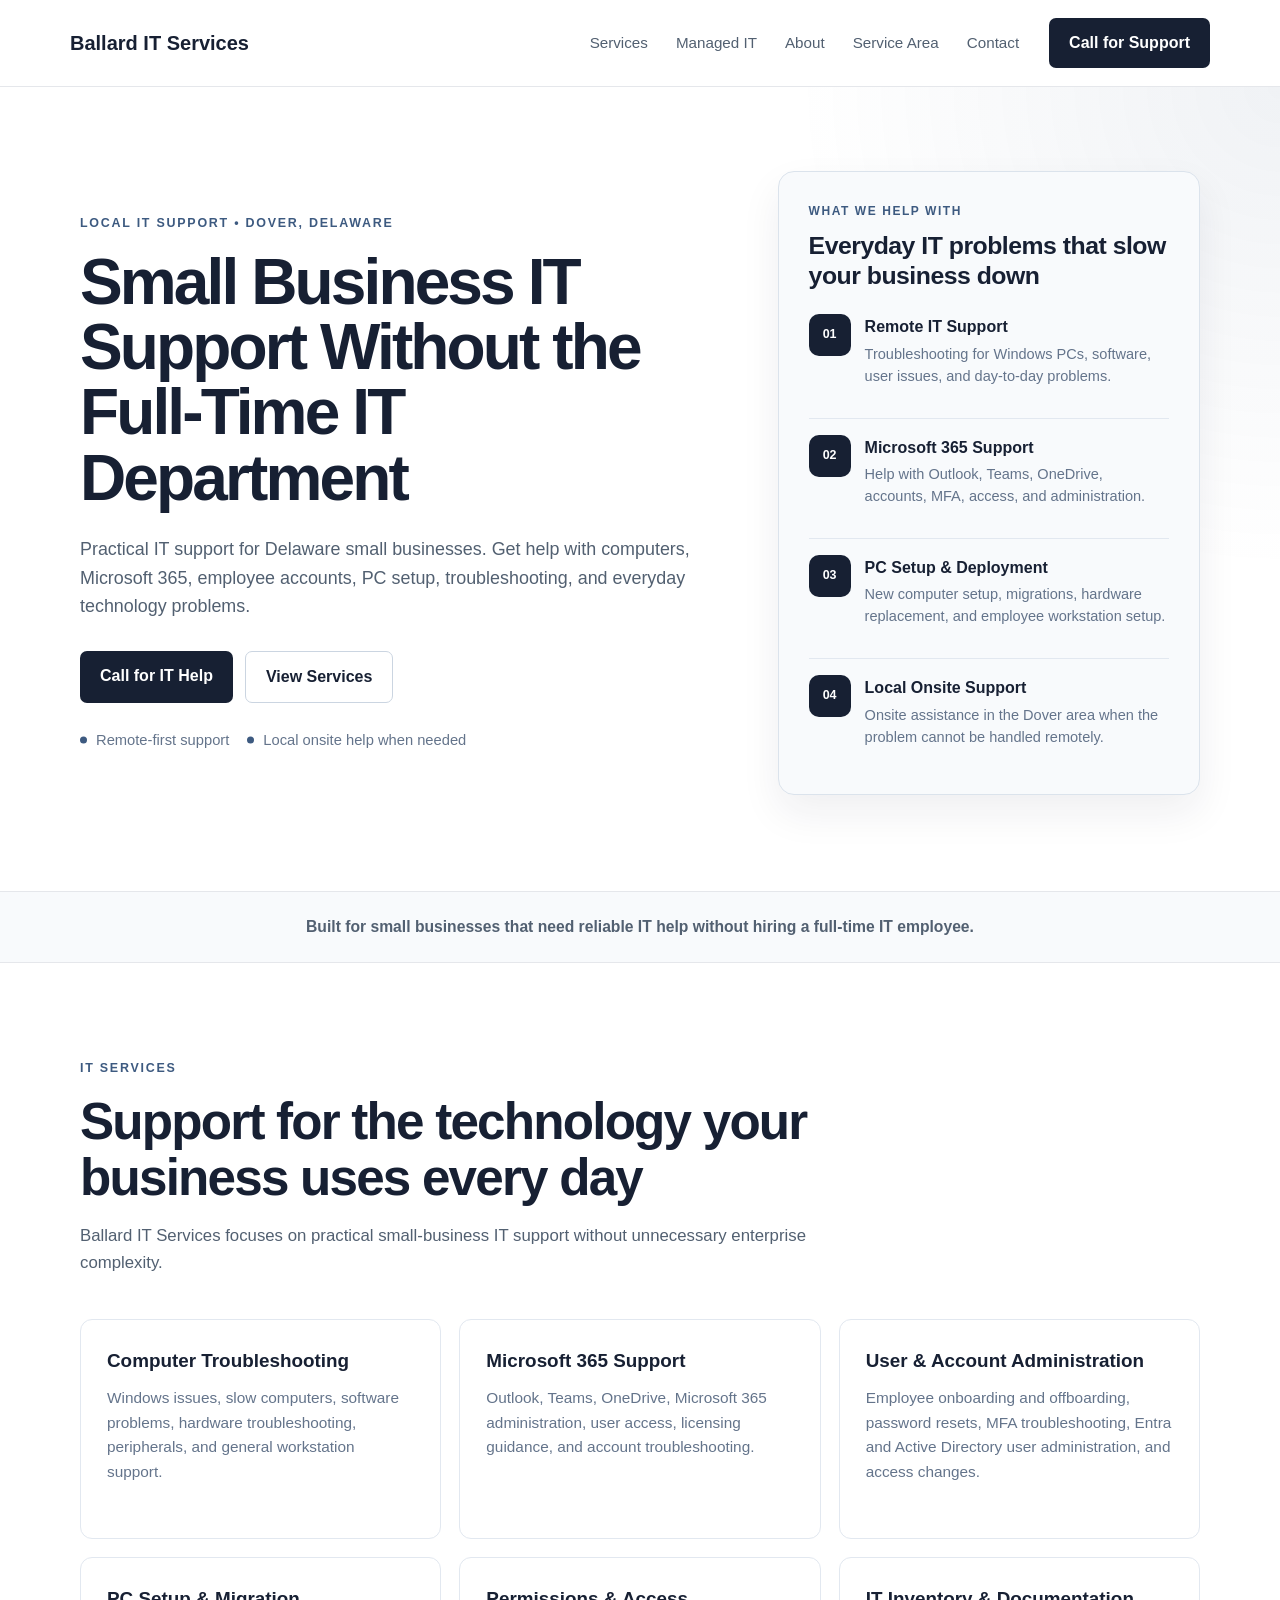
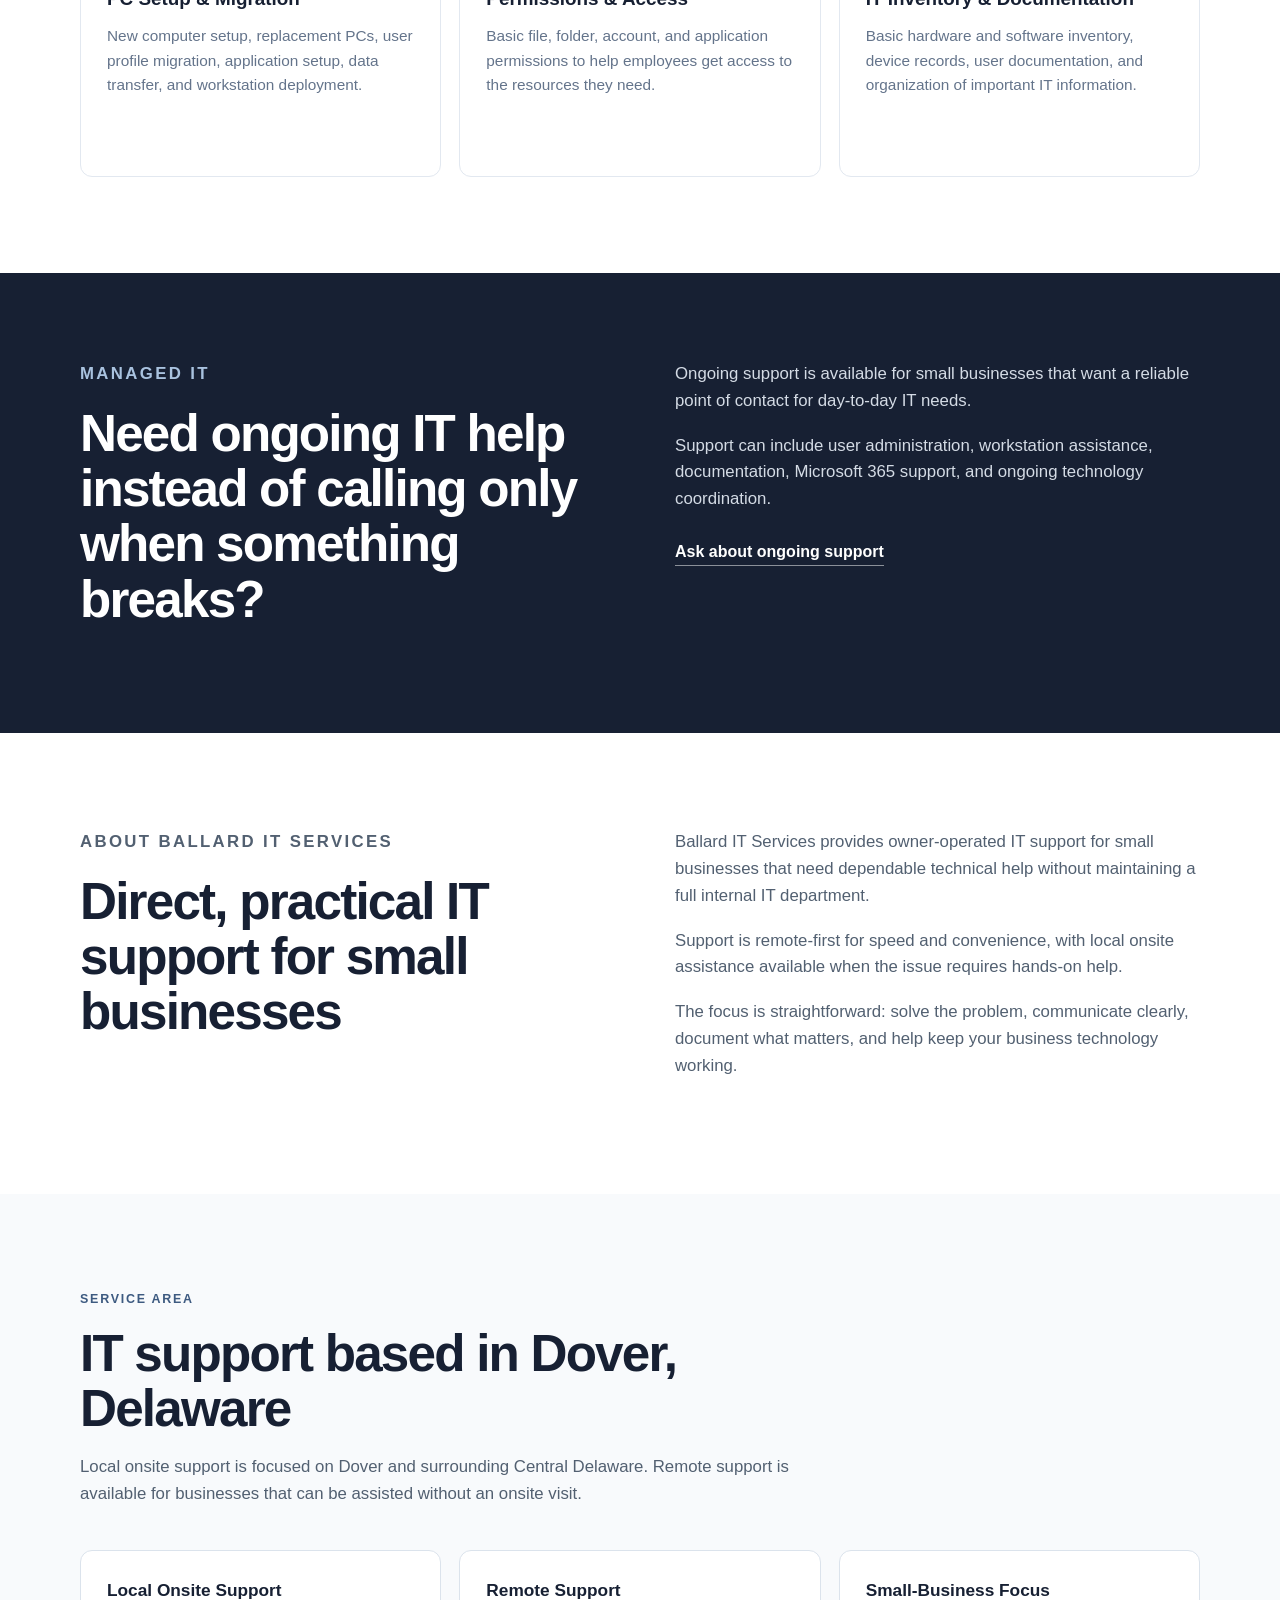
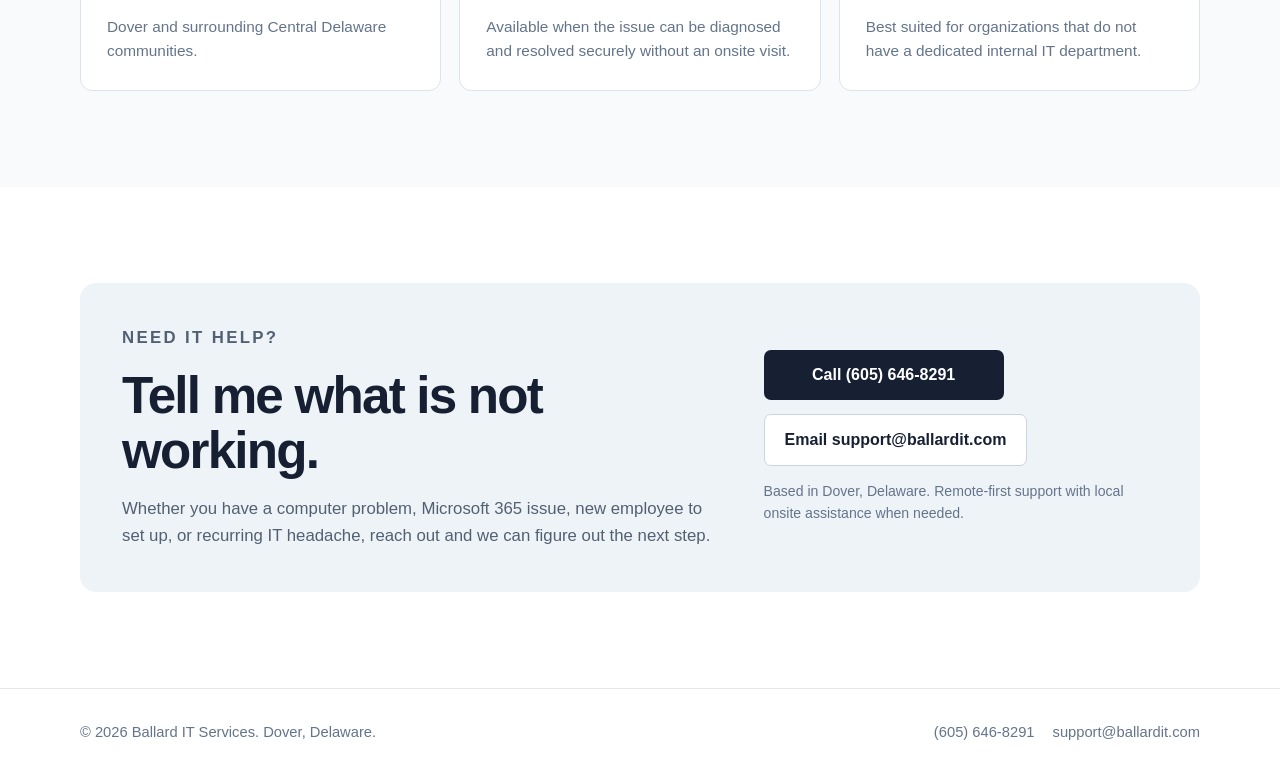
<file: index.html>
<!DOCTYPE html>
<html lang="en">

<head>
    <meta charset="UTF-8">
    <meta name="viewport" content="width=device-width, initial-scale=1.0">

    <title>Ballard IT Services | Small Business IT Support in Dover, DE</title>

    <meta name="description"
        content="Ballard IT Services provides practical IT support for small businesses in Dover, Delaware, including computer troubleshooting, Microsoft 365 support, user administration, PC setup, and local onsite assistance.">

    <meta name="robots" content="index, follow">

    <meta property="og:title" content="Ballard IT Services | Small Business IT Support in Dover, DE">
    <meta property="og:description"
        content="Practical IT support for small businesses in Dover, Delaware. Remote support, Microsoft 365 help, computer troubleshooting, user administration, PC setup, and local onsite assistance.">
    <meta property="og:type" content="website">
    <meta property="og:url" content="https://ballardit.com">

    <link rel="canonical" href="https://ballardit.com">
    <link rel="stylesheet" href="styles.css">
</head>

<body>

    <header class="site-header">
        <div class="nav-container">
            <a href="#" class="logo">Ballard IT Services</a>

            <nav class="main-nav" aria-label="Primary navigation">
                <a href="#services">Services</a>
                <a href="#managed-it">Managed IT</a>
                <a href="#about">About</a>
                <a href="#service-area">Service Area</a>
                <a href="#contact">Contact</a>
            </nav>

            <a href="tel:+16056468291" class="nav-cta">Call for Support</a>
        </div>
    </header>

    <main>

        <section class="hero">
            <div class="hero-content">
                <div class="hero-copy">
                    <p class="eyebrow">LOCAL IT SUPPORT • DOVER, DELAWARE</p>

                    <h1>Small Business IT Support Without the Full-Time IT Department</h1>

                    <p class="hero-text">
                        Practical IT support for Delaware small businesses.
                        Get help with computers, Microsoft 365, employee accounts,
                        PC setup, troubleshooting, and everyday technology problems.
                    </p>

                    <div class="hero-actions">
                        <a href="tel:+16056468291" class="primary-button">Call for IT Help</a>
                        <a href="#services" class="secondary-button">View Services</a>
                    </div>

                    <div class="hero-note">
                        <span>Remote-first support</span>
                        <span>Local onsite help when needed</span>
                    </div>
                </div>

                <div class="hero-panel">
                    <div class="panel-header">
                        <p class="panel-label">WHAT WE HELP WITH</p>
                        <h2>Everyday IT problems that slow your business down</h2>
                    </div>

                    <div class="service-preview-list">
                        <div class="service-preview-item">
                            <div class="service-icon">01</div>
                            <div>
                                <h3>Remote IT Support</h3>
                                <p>
                                    Troubleshooting for Windows PCs, software,
                                    user issues, and day-to-day problems.
                                </p>
                            </div>
                        </div>

                        <div class="service-preview-item">
                            <div class="service-icon">02</div>
                            <div>
                                <h3>Microsoft 365 Support</h3>
                                <p>
                                    Help with Outlook, Teams, OneDrive, accounts,
                                    MFA, access, and administration.
                                </p>
                            </div>
                        </div>

                        <div class="service-preview-item">
                            <div class="service-icon">03</div>
                            <div>
                                <h3>PC Setup & Deployment</h3>
                                <p>
                                    New computer setup, migrations, hardware replacement,
                                    and employee workstation setup.
                                </p>
                            </div>
                        </div>

                        <div class="service-preview-item">
                            <div class="service-icon">04</div>
                            <div>
                                <h3>Local Onsite Support</h3>
                                <p>
                                    Onsite assistance in the Dover area when the problem
                                    cannot be handled remotely.
                                </p>
                            </div>
                        </div>
                    </div>
                </div>
            </div>
        </section>

        <section class="trust-strip">
            <div class="section-container trust-strip-inner">
                <p>
                    Built for small businesses that need reliable IT help
                    without hiring a full-time IT employee.
                </p>
            </div>
        </section>

        <section class="services-section" id="services">
            <div class="section-container">
                <div class="section-heading">
                    <p class="eyebrow">IT SERVICES</p>

                    <h2>Support for the technology your business uses every day</h2>

                    <p>
                        Ballard IT Services focuses on practical small-business IT support
                        without unnecessary enterprise complexity.
                    </p>
                </div>

                <div class="services-grid">
                    <article class="service-card">
                        <h3>Computer Troubleshooting</h3>
                        <p>
                            Windows issues, slow computers, software problems,
                            hardware troubleshooting, peripherals, and general workstation support.
                        </p>
                    </article>

                    <article class="service-card">
                        <h3>Microsoft 365 Support</h3>
                        <p>
                            Outlook, Teams, OneDrive, Microsoft 365 administration,
                            user access, licensing guidance, and account troubleshooting.
                        </p>
                    </article>

                    <article class="service-card">
                        <h3>User & Account Administration</h3>
                        <p>
                            Employee onboarding and offboarding, password resets,
                            MFA troubleshooting, Entra and Active Directory user administration,
                            and access changes.
                        </p>
                    </article>

                    <article class="service-card">
                        <h3>PC Setup & Migration</h3>
                        <p>
                            New computer setup, replacement PCs, user profile migration,
                            application setup, data transfer, and workstation deployment.
                        </p>
                    </article>

                    <article class="service-card">
                        <h3>Permissions & Access</h3>
                        <p>
                            Basic file, folder, account, and application permissions
                            to help employees get access to the resources they need.
                        </p>
                    </article>

                    <article class="service-card">
                        <h3>IT Inventory & Documentation</h3>
                        <p>
                            Basic hardware and software inventory, device records,
                            user documentation, and organization of important IT information.
                        </p>
                    </article>
                </div>
            </div>
        </section>

        <section class="managed-section" id="managed-it">
            <div class="section-container managed-layout">
                <div>
                    <p class="eyebrow">MANAGED IT</p>
                    <h2>Need ongoing IT help instead of calling only when something breaks?</h2>
                </div>

                <div>
                    <p>
                        Ongoing support is available for small businesses that want
                        a reliable point of contact for day-to-day IT needs.
                    </p>

                    <p>
                        Support can include user administration, workstation assistance,
                        documentation, Microsoft 365 support, and ongoing technology coordination.
                    </p>

                    <a href="#contact" class="text-link">Ask about ongoing support</a>
                </div>
            </div>
        </section>

        <section class="about-section" id="about">
            <div class="section-container about-layout">
                <div>
                    <p class="eyebrow">ABOUT BALLARD IT SERVICES</p>
                    <h2>Direct, practical IT support for small businesses</h2>
                </div>

                <div>
                    <p>
                        Ballard IT Services provides owner-operated IT support for small businesses
                        that need dependable technical help without maintaining a full internal IT department.
                    </p>

                    <p>
                        Support is remote-first for speed and convenience, with local onsite assistance
                        available when the issue requires hands-on help.
                    </p>

                    <p>
                        The focus is straightforward: solve the problem, communicate clearly,
                        document what matters, and help keep your business technology working.
                    </p>
                </div>
            </div>
        </section>

        <section class="service-area-section" id="service-area">
            <div class="section-container">
                <div class="section-heading">
                    <p class="eyebrow">SERVICE AREA</p>

                    <h2>IT support based in Dover, Delaware</h2>

                    <p>
                        Local onsite support is focused on Dover and surrounding Central Delaware.
                        Remote support is available for businesses that can be assisted without an onsite visit.
                    </p>
                </div>

                <div class="service-area-details">
                    <div class="area-item">
                        <h3>Local Onsite Support</h3>
                        <p>Dover and surrounding Central Delaware communities.</p>
                    </div>

                    <div class="area-item">
                        <h3>Remote Support</h3>
                        <p>
                            Available when the issue can be diagnosed and resolved securely without an onsite visit.
                        </p>
                    </div>

                    <div class="area-item">
                        <h3>Small-Business Focus</h3>
                        <p>
                            Best suited for organizations that do not have a dedicated internal IT department.
                        </p>
                    </div>
                </div>
            </div>
        </section>

        <section class="contact-section" id="contact">
            <div class="section-container contact-card">
                <div>
                    <p class="eyebrow">NEED IT HELP?</p>

                    <h2>Tell me what is not working.</h2>

                    <p>
                        Whether you have a computer problem, Microsoft 365 issue,
                        new employee to set up, or recurring IT headache,
                        reach out and we can figure out the next step.
                    </p>
                </div>

                <div class="contact-actions">
                    <a href="tel:+16056468291" class="primary-button">
                        Call (605) 646-8291
                    </a>

                    <a href="mailto:support@ballardit.com" class="secondary-button">
                        Email support@ballardit.com
                    </a>

                    <p class="contact-note">
                        Based in Dover, Delaware. Remote-first support with local onsite assistance when needed.
                    </p>
                </div>
            </div>
        </section>

    </main>

    <footer class="site-footer">
        <div class="section-container footer-inner">
            <p>© 2026 Ballard IT Services. Dover, Delaware.</p>

            <div class="footer-links">
                <a href="tel:+16056468291">(605) 646-8291</a>
                <a href="mailto:support@ballardit.com">support@ballardit.com</a>
            </div>
        </div>
    </footer>

</body>

</html>
</file>
<file: styles.css>
* {
    box-sizing: border-box;
    margin: 0;
    padding: 0;
}

html {
    scroll-behavior: smooth;
}

body {
    font-family: Arial, Helvetica, sans-serif;
    color: #172033;
    background: #ffffff;
    line-height: 1.6;
}

a {
    color: inherit;
}

.site-header {
    position: sticky;
    top: 0;
    z-index: 1000;
    border-bottom: 1px solid #e5e7eb;
    background: rgba(255, 255, 255, 0.96);
    backdrop-filter: blur(10px);
}

.nav-container {
    max-width: 1200px;
    margin: 0 auto;
    padding: 18px 30px;
    display: flex;
    align-items: center;
    justify-content: space-between;
    gap: 30px;
}

.logo {
    color: #172033;
    text-decoration: none;
    font-size: 1.25rem;
    font-weight: 700;
    white-space: nowrap;
}

.main-nav {
    display: flex;
    align-items: center;
    gap: 28px;
    margin-left: auto;
}

.main-nav a {
    color: #526071;
    text-decoration: none;
    font-size: 0.95rem;
    font-weight: 500;
    transition: color 0.2s ease;
}

.main-nav a:hover {
    color: #172033;
}

.nav-cta,
.primary-button {
    display: inline-block;
    padding: 12px 20px;
    background: #172033;
    color: #ffffff;
    text-decoration: none;
    font-weight: 700;
    border-radius: 7px;
    transition:
        transform 0.2s ease,
        background 0.2s ease;
}

.nav-cta:hover,
.primary-button:hover {
    background: #25324a;
    transform: translateY(-1px);
}

.secondary-button {
    display: inline-block;
    padding: 12px 20px;
    border: 1px solid #cbd5e1;
    color: #172033;
    background: #ffffff;
    text-decoration: none;
    font-weight: 700;
    border-radius: 7px;
    transition:
        border-color 0.2s ease,
        background 0.2s ease;
}

.secondary-button:hover {
    border-color: #94a3b8;
    background: #f8fafc;
}

.section-container {
    width: min(1120px, calc(100% - 48px));
    margin: 0 auto;
}

.eyebrow {
    font-size: 0.78rem;
    font-weight: 800;
    letter-spacing: 0.14em;
    color: #3d5a80;
    margin-bottom: 16px;
}

.hero {
    padding: 84px 0 96px;
    background:
        radial-gradient(circle at top right, rgba(61, 90, 128, 0.08), transparent 32%),
        #ffffff;
}

.hero-content {
    width: min(1120px, calc(100% - 48px));
    margin: 0 auto;
    display: grid;
    grid-template-columns: minmax(0, 1.2fr) minmax(340px, 0.8fr);
    gap: 64px;
    align-items: center;
}

.hero-copy h1 {
    max-width: 760px;
    font-size: clamp(2.9rem, 5vw, 4.6rem);
    line-height: 1.02;
    letter-spacing: -0.045em;
    margin-bottom: 24px;
}

.hero-text {
    max-width: 680px;
    font-size: 1.12rem;
    color: #526071;
    margin-bottom: 30px;
}

.hero-actions {
    display: flex;
    flex-wrap: wrap;
    gap: 12px;
    margin-bottom: 26px;
}

.hero-note {
    display: flex;
    flex-wrap: wrap;
    gap: 18px;
    color: #64748b;
    font-size: 0.92rem;
}

.hero-note span {
    position: relative;
    padding-left: 16px;
}

.hero-note span::before {
    content: "";
    position: absolute;
    left: 0;
    top: 50%;
    width: 7px;
    height: 7px;
    background: #3d5a80;
    border-radius: 50%;
    transform: translateY(-50%);
}

.hero-panel {
    padding: 30px;
    border: 1px solid #dbe3ec;
    border-radius: 16px;
    background: #f8fafc;
    box-shadow: 0 18px 40px rgba(23, 32, 51, 0.07);
}

.panel-header {
    margin-bottom: 24px;
}

.panel-label {
    font-size: 0.75rem;
    font-weight: 800;
    letter-spacing: 0.13em;
    color: #3d5a80;
    margin-bottom: 10px;
}

.panel-header h2 {
    font-size: 1.55rem;
    line-height: 1.2;
    letter-spacing: -0.02em;
}

.service-preview-list {
    display: grid;
    gap: 14px;
}

.service-preview-item {
    display: grid;
    grid-template-columns: 42px 1fr;
    gap: 14px;
    align-items: start;
    padding: 16px 0;
    border-top: 1px solid #e2e8f0;
}

.service-preview-item:first-child {
    border-top: none;
    padding-top: 0;
}

.service-icon {
    width: 42px;
    height: 42px;
    display: grid;
    place-items: center;
    border-radius: 10px;
    background: #172033;
    color: #ffffff;
    font-size: 0.78rem;
    font-weight: 800;
}

.service-preview-item h3 {
    font-size: 1rem;
    margin-bottom: 4px;
}

.service-preview-item p {
    color: #64748b;
    font-size: 0.91rem;
    line-height: 1.5;
}

.trust-strip {
    border-top: 1px solid #e5e7eb;
    border-bottom: 1px solid #e5e7eb;
    background: #f8fafc;
}

.trust-strip-inner {
    padding: 22px 0;
    text-align: center;
}

.trust-strip p {
    color: #526071;
    font-size: 0.98rem;
    font-weight: 600;
}

.services-section,
.about-section,
.service-area-section {
    padding: 96px 0;
}

.section-heading {
    max-width: 760px;
    margin-bottom: 42px;
}

.section-heading h2,
.managed-layout h2,
.about-layout h2,
.contact-card h2 {
    font-size: clamp(2rem, 4vw, 3.2rem);
    line-height: 1.08;
    letter-spacing: -0.035em;
    margin-bottom: 18px;
}

.section-heading > p:last-child,
.managed-layout p,
.about-layout p,
.contact-card p {
    color: #526071;
    font-size: 1.05rem;
}

.services-grid {
    display: grid;
    grid-template-columns: repeat(3, minmax(0, 1fr));
    gap: 18px;
}

.service-card {
    min-height: 220px;
    padding: 26px;
    border: 1px solid #e2e8f0;
    border-radius: 12px;
    background: #ffffff;
    transition:
        transform 0.2s ease,
        box-shadow 0.2s ease,
        border-color 0.2s ease;
}

.service-card:hover {
    transform: translateY(-3px);
    border-color: #cbd5e1;
    box-shadow: 0 12px 30px rgba(23, 32, 51, 0.06);
}

.service-card h3 {
    font-size: 1.18rem;
    margin-bottom: 10px;
}

.service-card p {
    color: #64748b;
    font-size: 0.96rem;
}

.managed-section {
    padding: 88px 0;
    background: #172033;
    color: #ffffff;
}

.managed-layout,
.about-layout {
    display: grid;
    grid-template-columns: 1fr 1fr;
    gap: 70px;
    align-items: start;
}

.managed-section .eyebrow {
    color: #a9c2df;
}

.managed-section p {
    color: #d4dbe5;
    margin-bottom: 18px;
}

.text-link {
    display: inline-block;
    margin-top: 8px;
    color: #ffffff;
    font-weight: 700;
    text-decoration: none;
    border-bottom: 1px solid rgba(255, 255, 255, 0.5);
}

.text-link:hover {
    border-color: #ffffff;
}

.about-section {
    background: #ffffff;
}

.about-layout p {
    margin-bottom: 18px;
}

.service-area-section {
    background: #f8fafc;
}

.service-area-details {
    display: grid;
    grid-template-columns: repeat(3, minmax(0, 1fr));
    gap: 18px;
}

.area-item {
    padding: 26px;
    border: 1px solid #dbe3ec;
    border-radius: 12px;
    background: #ffffff;
}

.area-item h3 {
    font-size: 1.08rem;
    margin-bottom: 10px;
}

.area-item p {
    color: #64748b;
    font-size: 0.96rem;
}

.contact-section {
    padding: 96px 0;
}

.contact-card {
    padding: 42px;
    display: grid;
    grid-template-columns: 1.2fr 0.8fr;
    gap: 50px;
    align-items: center;
    border-radius: 16px;
    background: #eef3f8;
}

.contact-actions {
    display: flex;
    flex-direction: column;
    align-items: flex-start;
    gap: 14px;
}

.contact-actions .primary-button,
.contact-actions .secondary-button {
    min-width: 240px;
    text-align: center;
}

.contact-note {
    max-width: 360px;
    font-size: 0.88rem !important;
    color: #64748b !important;
}

.site-footer {
    border-top: 1px solid #e5e7eb;
    background: #ffffff;
}

.footer-inner {
    min-height: 88px;
    display: flex;
    justify-content: space-between;
    align-items: center;
    gap: 20px;
}

.footer-inner p,
.footer-inner a {
    color: #64748b;
    font-size: 0.92rem;
}

.footer-links {
    display: flex;
    flex-wrap: wrap;
    justify-content: flex-end;
    gap: 18px;
}

.footer-inner a {
    text-decoration: none;
}

.footer-inner a:hover {
    color: #172033;
}

@media (max-width: 1000px) {
    .hero-content {
        grid-template-columns: 1fr;
        gap: 42px;
    }

    .hero-copy h1 {
        max-width: 850px;
    }

    .hero-panel {
        max-width: 720px;
    }

    .services-grid,
    .service-area-details {
        grid-template-columns: repeat(2, minmax(0, 1fr));
    }

    .service-area-details .area-item:last-child {
        grid-column: 1 / -1;
    }
}

@media (max-width: 850px) {
    .main-nav {
        display: none;
    }

    .nav-container {
        padding: 16px 20px;
    }

    .hero {
        padding: 64px 0 72px;
    }

    .section-container,
    .hero-content {
        width: min(100% - 36px, 1120px);
    }

    .managed-layout,
    .about-layout,
    .contact-card {
        grid-template-columns: 1fr;
        gap: 34px;
    }

    .services-section,
    .about-section,
    .service-area-section,
    .contact-section {
        padding: 72px 0;
    }

    .managed-section {
        padding: 72px 0;
    }
}

@media (max-width: 620px) {
    .logo {
        font-size: 1.05rem;
    }

    .nav-cta {
        padding: 10px 14px;
        font-size: 0.9rem;
    }

    .hero-copy h1 {
        font-size: clamp(2.5rem, 12vw, 3.4rem);
    }

    .hero-panel {
        padding: 22px;
    }

    .services-grid,
    .service-area-details {
        grid-template-columns: 1fr;
    }

    .service-area-details .area-item:last-child {
        grid-column: auto;
    }

    .service-card {
        min-height: auto;
    }

    .contact-card {
        padding: 28px 24px;
    }

    .contact-actions {
        align-items: stretch;
    }

    .contact-actions .primary-button,
    .contact-actions .secondary-button {
        width: 100%;
        min-width: 0;
    }

    .footer-inner {
        padding: 24px 0;
        flex-direction: column;
        align-items: flex-start;
    }

    .footer-links {
        flex-direction: column;
        justify-content: flex-start;
        gap: 8px;
    }
}

@media (max-width: 460px) {
    .nav-container {
        gap: 12px;
    }

    .nav-cta {
        display: none;
    }

    .hero-actions {
        flex-direction: column;
        align-items: stretch;
    }

    .primary-button,
    .secondary-button {
        text-align: center;
    }

    .hero-note {
        flex-direction: column;
        gap: 8px;
    }
}
</file>
